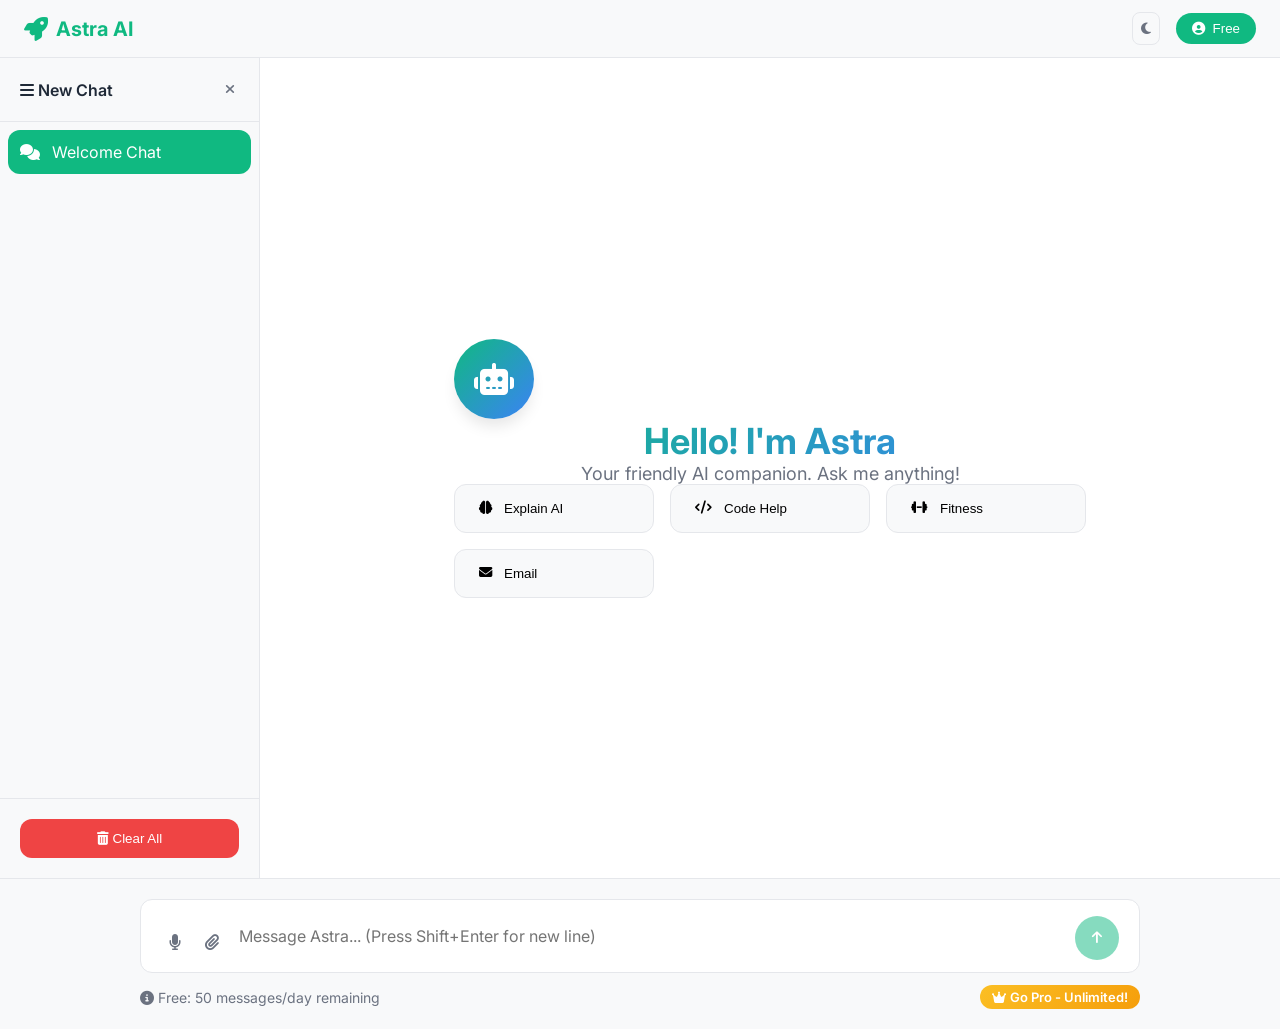
<file: index.html>
<!DOCTYPE html>
<html lang="en">
<head>
    <meta charset="UTF-8">
    <meta name="viewport" content="width=device-width, initial-scale=1.0">
    <title>Astra AI - Your Friendly AI Companion</title>
    <link rel="stylesheet" href="style.css">
    <link href="https://cdnjs.cloudflare.com/ajax/libs/font-awesome/6.4.0/css/all.min.css" rel="stylesheet">
    <link href="https://fonts.googleapis.com/css2?family=Inter:wght@300;400;500;600;700&display=swap" rel="stylesheet">
</head>
<body>
    <!-- Header -->
    <header class="header">
        <div class="header-container">
            <div class="logo">
                <i class="fas fa-rocket"></i>
                <span>Astra AI</span>
            </div>
            <div class="header-actions">
                <button class="theme-toggle" id="themeToggle">
                    <i class="fas fa-moon"></i>
                </button>
                <div class="user-menu">
                    <button class="user-btn" id="userBtn">
                        <i class="fas fa-user-circle"></i>
                        <span>Free</span>
                    </button>
                    <div class="user-dropdown" id="userDropdown">
                        <div class="user-info">
                            <i class="fas fa-user-circle"></i>
                            <span>Free User</span>
                        </div>
                        <a href="#" class="dropdown-item" onclick="upgradePlan()">
                            <i class="fas fa-crown"></i>
                            Upgrade to Pro
                        </a>
                        <a href="privacy.html" class="dropdown-item" target="_blank">
                            <i class="fas fa-shield-alt"></i>
                            Privacy Policy
                        </a>
                        <div class="divider"></div>
                        <button class="dropdown-item logout" onclick="logout()">
                            <i class="fas fa-sign-out-alt"></i>
                            Logout
                        </button>
                    </div>
                </div>
            </div>
        </div>
    </header>

    <!-- Main Chat Container -->
    <main class="chat-container">
        <!-- Sidebar -->
        <aside class="sidebar" id="sidebar">
            <div class="sidebar-header">
                <h3><i class="fas fa-bars"></i> New Chat</h3>
                <button class="close-sidebar" id="closeSidebar">
                    <i class="fas fa-times"></i>
                </button>
            </div>
            <div class="chat-history" id="chatHistory">
                <div class="history-item active" data-chat="welcome">
                    <i class="fas fa-comments"></i>
                    <span>Welcome Chat</span>
                    <button class="delete-chat" onclick="deleteChat(this)">
                        <i class="fas fa-trash"></i>
                    </button>
                </div>
            </div>
            <div class="sidebar-footer">
                <button class="clear-history" onclick="clearAllChats()">
                    <i class="fas fa-trash-alt"></i>
                    Clear All
                </button>
            </div>
        </aside>

        <!-- Chat Area -->
        <section class="chat-area">
            <!-- Welcome Screen -->
            <div class="welcome-screen" id="welcomeScreen">
                <div class="welcome-content">
                    <div class="ai-avatar">
                        <i class="fas fa-robot"></i>
                    </div>
                    <h1>Hello! I'm Astra</h1>
                    <p>Your friendly AI companion. Ask me anything!</p>
                    <div class="quick-actions">
                        <button class="quick-btn" onclick="startQuickChat('Explain quantum computing in simple terms')">
                            <i class="fas fa-brain"></i>
                            Explain AI
                        </button>
                        <button class="quick-btn" onclick="startQuickChat('Write a Python function to sort an array')">
                            <i class="fas fa-code"></i>
                            Code Help
                        </button>
                        <button class="quick-btn" onclick="startQuickChat('Create a workout plan for beginners')">
                            <i class="fas fa-dumbbell"></i>
                            Fitness
                        </button>
                        <button class="quick-btn" onclick="startQuickChat('Write a professional email template')">
                            <i class="fas fa-envelope"></i>
                            Email
                        </button>
                    </div>
                </div>
            </div>

            <!-- Chat Messages -->
            <div class="messages-container" id="messagesContainer" style="display: none;">
                <div class="loading-indicator" id="loadingIndicator" style="display: none;">
                    <div class="typing-dots">
                        <span></span><span></span><span></span>
                    </div>
                    <p>Astra is typing...</p>
                </div>
            </div>
        </section>
    </main>

    <!-- Chat Input -->
    <div class="input-container" id="inputContainer">
        <div class="input-wrapper">
            <div class="input-actions">
                <button class="input-btn" id="voiceBtn" title="Voice Input">
                    <i class="fas fa-microphone"></i>
                </button>
                <button class="input-btn" id="uploadBtn" title="Upload File">
                    <i class="fas fa-paperclip"></i>
                </button>
            </div>
            <div class="textarea-wrapper">
                <textarea 
                    id="messageInput" 
                    placeholder="Message Astra... (Press Shift+Enter for new line)"
                    rows="1"
                ></textarea>
                <button class="send-btn" id="sendBtn">
                    <i class="fas fa-arrow-up"></i>
                </button>
            </div>
        </div>
        <div class="input-info">
            <span class="free-limit" id="freeLimit">
                <i class="fas fa-info-circle"></i>
                Free: 50 messages/day remaining
            </span>
            <span class="pro-badge" onclick="upgradePlan()">
                <i class="fas fa-crown"></i> Go Pro - Unlimited!
            </span>
        </div>
    </div>

    <!-- Upgrade Modal -->
    <div class="modal" id="upgradeModal">
        <div class="modal-content">
            <div class="modal-header">
                <h2>Upgrade to Astra Pro</h2>
                <button class="close-modal" id="closeUpgrade">&times;</button>
            </div>
            <div class="pricing-grid">
                <div class="pricing-card free active">
                    <div class="plan-badge">Current</div>
                    <h3>Free</h3>
                    <div class="price">$0<span>/month</span></div>
                    <ul>
                        <li><i class="fas fa-check"></i>50 messages/day</li>
                        <li><i class="fas fa-check"></i>Basic AI models</li>
                        <li><i class="fas fa-check"></i>Web search</li>
                        <li><i class="fas fa-times"></i>Priority support</li>
                    </ul>
                </div>
                <div class="pricing-card pro">
                    <div class="plan-badge popular">Most Popular</div>
                    <h3>Pro</h3>
                    <div class="price">$19<span>/month</span></div>
                    <ul>
                        <li><i class="fas fa-check"></i>Unlimited messages</li>
                        <li><i class="fas fa-check"></i>Advanced AI models</li>
                        <li><i class="fas fa-check"></i>Priority support</li>
                        <li><i class="fas fa-check"></i>Custom GPTs</li>
                        <li><i class="fas fa-check"></i>Image generation</li>
                    </ul>
                    <button class="upgrade-btn" onclick="purchasePro()">
                        Get Pro Now
                    </button>
                </div>
            </div>
        </div>
    </div>

    <script src="script.js"></script>
</body>
</html>
</file>
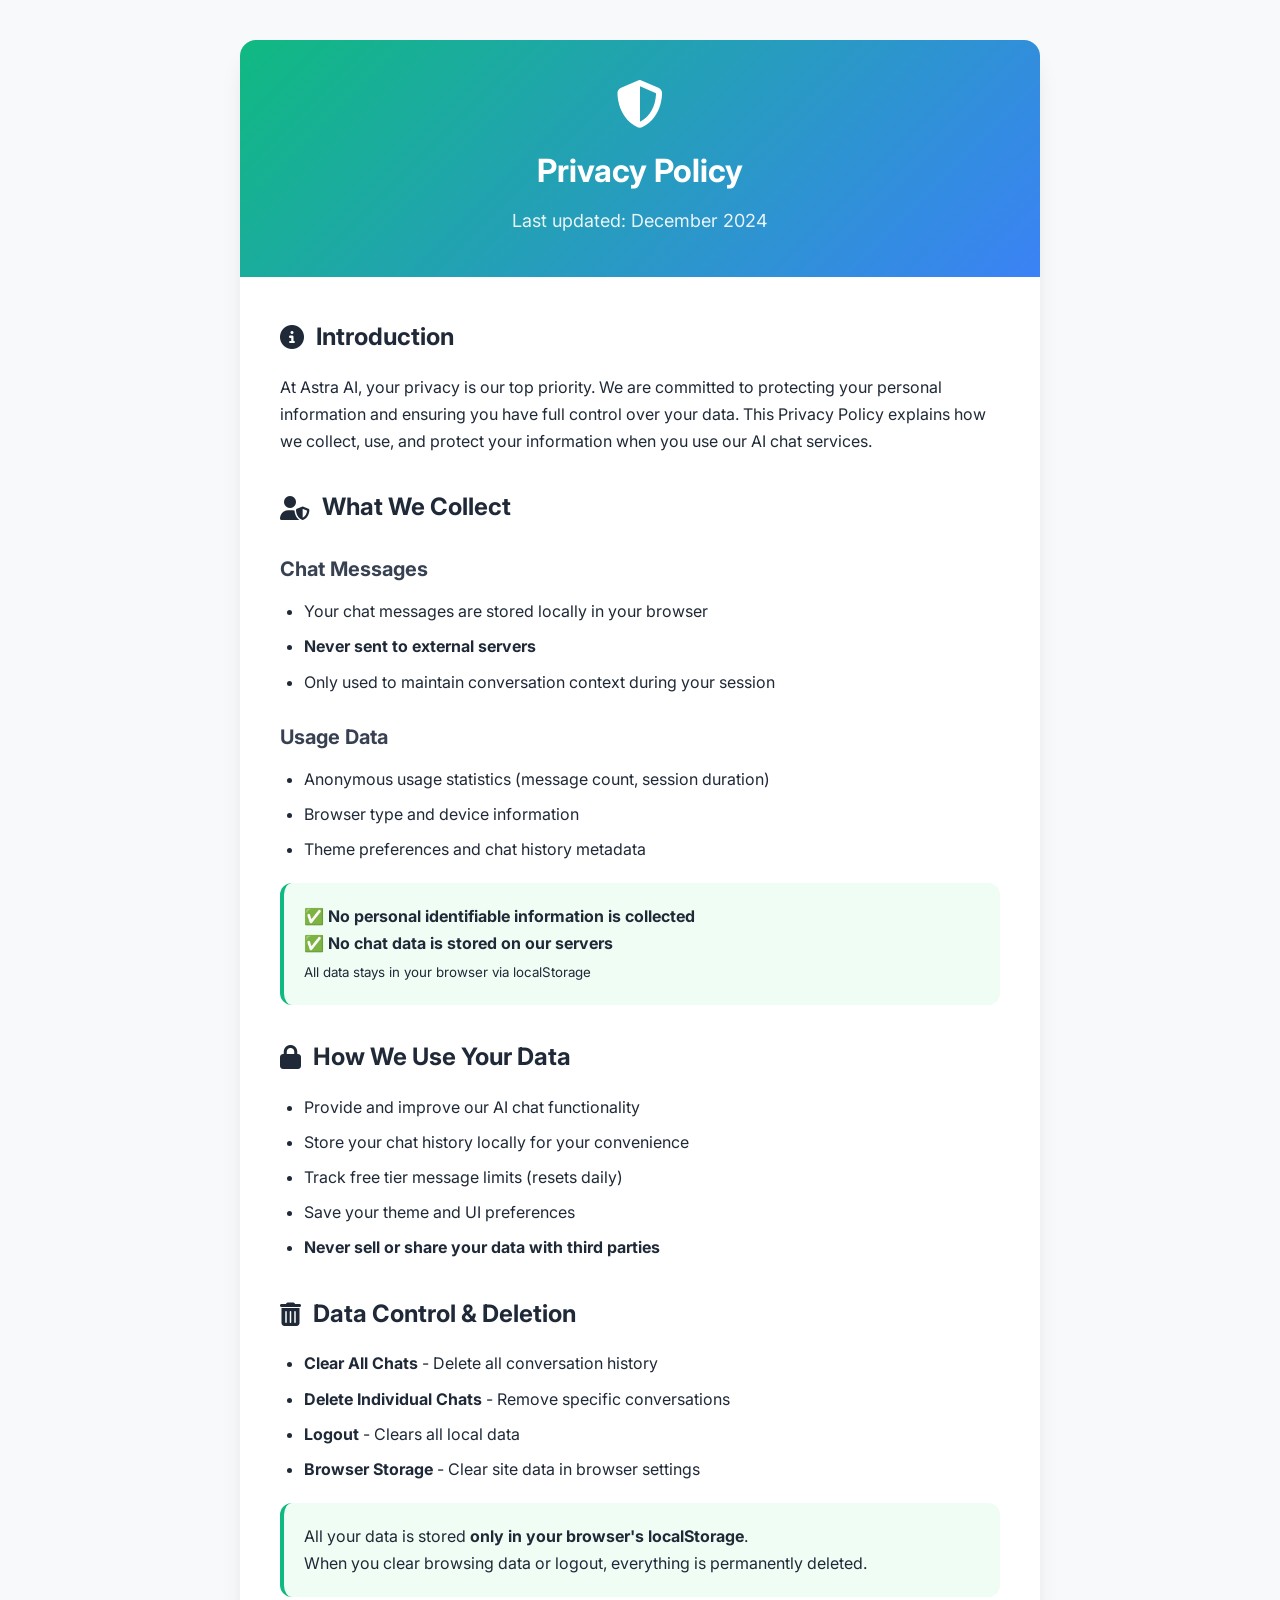
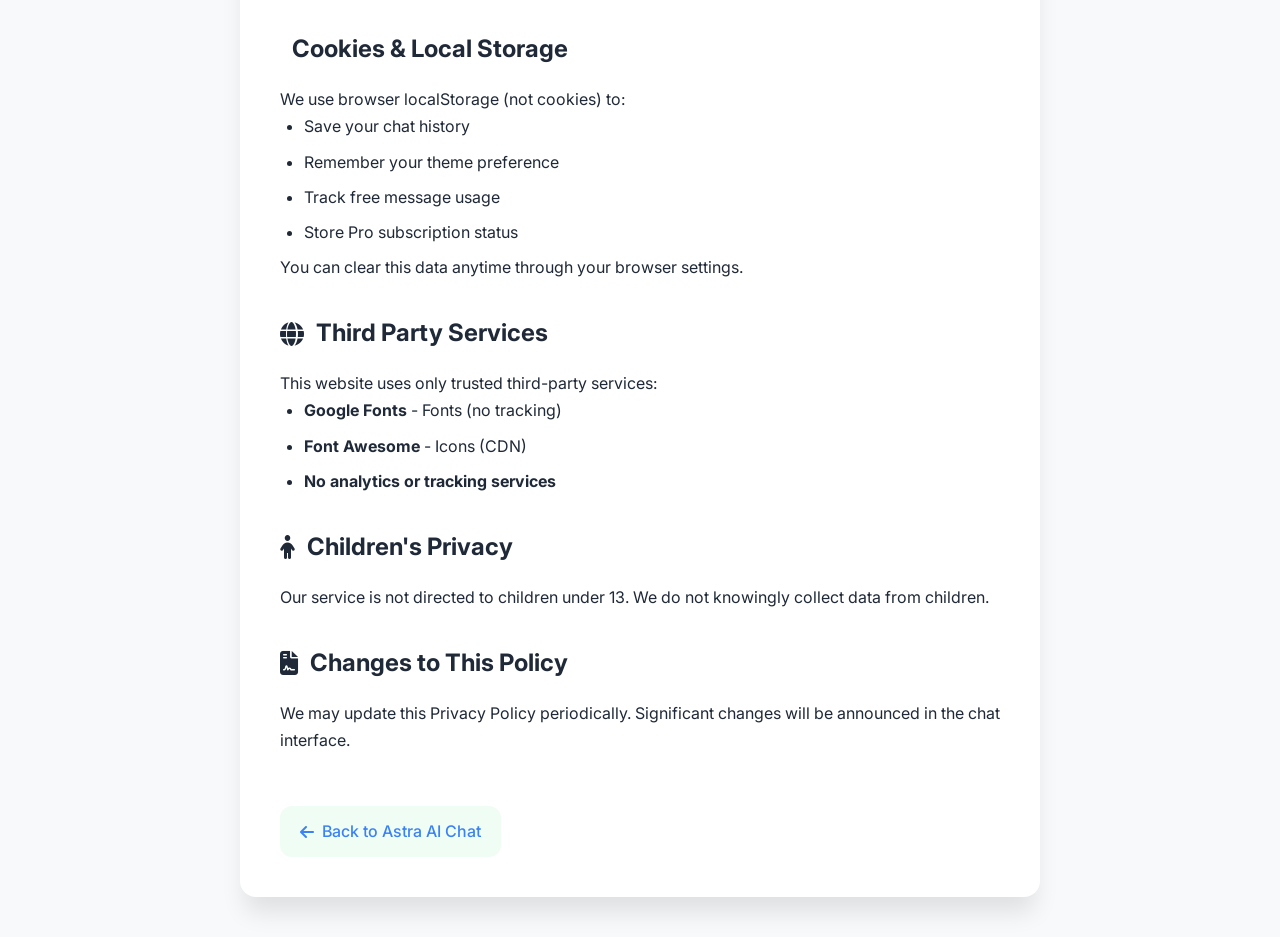
<file: privacy.html>
<!DOCTYPE html>
<html lang="en">
<head>
    <meta charset="UTF-8">
    <meta name="viewport" content="width=device-width, initial-scale=1.0">
    <title>Privacy Policy - Astra AI</title>
    <link href="https://fonts.googleapis.com/css2?family=Inter:wght@300;400;500;600;700&display=swap" rel="stylesheet">
    <link href="https://cdnjs.cloudflare.com/ajax/libs/font-awesome/6.4.0/css/all.min.css" rel="stylesheet">
    <style>
        * {
            margin: 0;
            padding: 0;
            box-sizing: border-box;
        }
        body {
            font-family: 'Inter', sans-serif;
            line-height: 1.7;
            color: #1f2937;
            background: #f8f9fa;
            padding: 40px 20px;
        }
        .container {
            max-width: 800px;
            margin: 0 auto;
            background: white;
            border-radius: 16px;
            box-shadow: 0 20px 25px -5px rgba(0,0,0,0.1);
            overflow: hidden;
        }
        .header {
            background: linear-gradient(135deg, #10b981, #3b82f6);
            color: white;
            padding: 40px;
            text-align: center;
        }
        .header h1 {
            font-size: 32px;
            margin-bottom: 8px;
        }
        .header p {
            opacity: 0.9;
            font-size: 18px;
        }
        .content {
            padding: 40px;
        }
        .section {
            margin-bottom: 32px;
        }
        .section h2 {
            font-size: 24px;
            color: #1f2937;
            margin-bottom: 16px;
            display: flex;
            align-items: center;
            gap: 12px;
        }
        .section h3 {
            font-size: 20px;
            color: #374151;
            margin: 24px 0 12px 0;
        }
        ul {
            padding-left: 24px;
        }
        li {
            margin-bottom: 8px;
        }
        .highlight {
            background: #f0fdf4;
            padding: 20px;
            border-radius: 12px;
            border-left: 4px solid #10b981;
            margin: 20px 0;
        }
        .back-link {
            display: inline-flex;
            align-items: center;
            gap: 8px;
            color: #3b82f6;
            text-decoration: none;
            font-weight: 500;
            margin-top: 20px;
            padding: 12px 20px;
            background: #f0fdf4;
            border-radius: 12px;
            transition: all 0.2s;
        }
        .back-link:hover {
            background: #10b981;
            color: white;
        }
        @media (max-width: 768px) {
            .content {
                padding: 24px;
            }
            .header {
                padding: 24px;
            }
        }
    </style>
</head>
<body>
    <div class="container">
        <div class="header">
            <i class="fas fa-shield-alt" style="font-size: 48px; margin-bottom: 16px;"></i>
            <h1>Privacy Policy</h1>
            <p>Last updated: December 2024</p>
        </div>
        
        <div class="content">
            <div class="section">
                <h2><i class="fas fa-info-circle"></i> Introduction</h2>
                <p>At Astra AI, your privacy is our top priority. We are committed to protecting your personal information and ensuring you have full control over your data. This Privacy Policy explains how we collect, use, and protect your information when you use our AI chat services.</p>
            </div>

            <div class="section">
                <h2><i class="fas fa-user-shield"></i> What We Collect</h2>
                <h3>Chat Messages</h3>
                <ul>
                    <li>Your chat messages are stored locally in your browser</li>
                    <li><strong>Never sent to external servers</strong></li>
                    <li>Only used to maintain conversation context during your session</li>
                </ul>

                <h3>Usage Data</h3>
                <ul>
                    <li>Anonymous usage statistics (message count, session duration)</li>
                    <li>Browser type and device information</li>
                    <li>Theme preferences and chat history metadata</li>
                </ul>

                <div class="highlight">
                    <strong>✅ No personal identifiable information is collected</strong><br>
                    <strong>✅ No chat data is stored on our servers</strong><br>
                    <small>All data stays in your browser via localStorage</small>
                </div>
            </div>

            <div class="section">
                <h2><i class="fas fa-lock"></i> How We Use Your Data</h2>
                <ul>
                    <li>Provide and improve our AI chat functionality</li>
                    <li>Store your chat history locally for your convenience</li>
                    <li>Track free tier message limits (resets daily)</li>
                    <li>Save your theme and UI preferences</li>
                    <li><strong>Never sell or share your data with third parties</strong></li>
                </ul>
            </div>

            <div class="section">
                <h2><i class="fas fa-trash-alt"></i> Data Control & Deletion</h2>
                <ul>
                    <li><strong>Clear All Chats</strong> - Delete all conversation history</li>
                    <li><strong>Delete Individual Chats</strong> - Remove specific conversations</li>
                    <li><strong>Logout</strong> - Clears all local data</li>
                    <li><strong>Browser Storage</strong> - Clear site data in browser settings</li>
                </ul>
                
                <div class="highlight">
                    All your data is stored <strong>only in your browser's localStorage</strong>.<br>
                    When you clear browsing data or logout, everything is permanently deleted.
                </div>
            </div>

            <div class="section">
                <h2><i class="fas fa-cookies"></i> Cookies & Local Storage</h2>
                <p>We use browser localStorage (not cookies) to:</p>
                <ul>
                    <li>Save your chat history</li>
                    <li>Remember your theme preference</li>
                    <li>Track free message usage</li>
                    <li>Store Pro subscription status</li>
                </ul>
                <p>You can clear this data anytime through your browser settings.</p>
            </div>

            <div class="section">
                <h2><i class="fas fa-globe"></i> Third Party Services</h2>
                <p>This website uses only trusted third-party services:</p>
                <ul>
                    <li><strong>Google Fonts</strong> - Fonts (no tracking)</li>
                    <li><strong>Font Awesome</strong> - Icons (CDN)</li>
                    <li><strong>No analytics or tracking services</strong></li>
                </ul>
            </div>

            <div class="section">
                <h2><i class="fas fa-child"></i> Children's Privacy</h2>
                <p>Our service is not directed to children under 13. We do not knowingly collect data from children.</p>
            </div>

            <div class="section">
                <h2><i class="fas fa-file-contract"></i> Changes to This Policy</h2>
                <p>We may update this Privacy Policy periodically. Significant changes will be announced in the chat interface.</p>
            </div>

            <a href="index.html" class="back-link">
                <i class="fas fa-arrow-left"></i>
                Back to Astra AI Chat
            </a>
        </div>
    </div>
</body>
</html>
</file>
<file: style.css>
* {
    margin: 0;
    padding: 0;
    box-sizing: border-box;
}

:root {
    --bg-primary: #ffffff;
    --bg-secondary: #f8f9fa;
    --bg-tertiary: #f1f3f4;
    --text-primary: #1f2937;
    --text-secondary: #6b7280;
    --accent-primary: #10b981;
    --accent-secondary: #3b82f6;
    --border-color: #e5e7eb;
    --shadow: 0 10px 15px -3px rgba(0, 0,0, 0.1);
    --radius: 12px;
}

[data-theme="dark"] {
    --bg-primary: #0f0f23;
    --bg-secondary: #1a1a2e;
    --bg-tertiary: #16213e;
    --text-primary: #f8fafc;
    --text-secondary: #94a3b8;
    --border-color: #334155;
    --shadow: 0 10px 15px -3px rgba(0, 0,0, 0.3);
}

body {
    font-family: 'Inter', -apple-system, BlinkMacSystemFont, sans-serif;
    background: var(--bg-primary);
    color: var(--text-primary);
    height: 100vh;
    overflow: hidden;
    transition: all 0.3s ease;
}

/* Header */
.header {
    background: var(--bg-secondary);
    border-bottom: 1px solid var(--border-color);
    padding: 12px 24px;
    position: sticky;
    top: 0;
    z-index: 100;
}

.header-container {
    max-width: 1400px;
    margin: 0 auto;
    display: flex;
    justify-content: space-between;
    align-items: center;
}

.logo {
    display: flex;
    align-items: center;
    gap: 8px;
    font-size: 20px;
    font-weight: 700;
    color: var(--accent-primary);
}

.logo i {
    font-size: 24px;
}

.header-actions {
    display: flex;
    align-items: center;
    gap: 16px;
}

.theme-toggle {
    background: none;
    border: 1px solid var(--border-color);
    border-radius: 8px;
    padding: 8px;
    cursor: pointer;
    color: var(--text-secondary);
    transition: all 0.2s;
}

.theme-toggle:hover {
    background: var(--accent-secondary);
    color: white;
    border-color: var(--accent-secondary);
}

.user-menu {
    position: relative;
}

.user-btn {
    display: flex;
    align-items: center;
    gap: 8px;
    background: var(--accent-primary);
    color: white;
    border: none;
    padding: 8px 16px;
    border-radius: 20px;
    font-weight: 500;
    cursor: pointer;
    transition: all 0.2s;
}

.user-btn:hover {
    background: #059669;
}

.user-dropdown {
    position: absolute;
    top: 100%;
    right: 0;
    background: var(--bg-primary);
    border: 1px solid var(--border-color);
    border-radius: var(--radius);
    min-width: 200px;
    box-shadow: var(--shadow);
    opacity: 0;
    visibility: hidden;
    transform: translateY(-10px);
    transition: all 0.2s;
    z-index: 1000;
}

.user-dropdown.show {
    opacity: 1;
    visibility: visible;
    transform: translateY(0);
}

.user-info {
    padding: 16px;
    display: flex;
    align-items: center;
    gap: 12px;
    border-bottom: 1px solid var(--border-color);
    font-weight: 500;
}

.dropdown-item {
    display: flex;
    align-items: center;
    gap: 12px;
    padding: 12px 16px;
    color: var(--text-primary);
    text-decoration: none;
    border: none;
    background: none;
    width: 100%;
    text-align: left;
    cursor: pointer;
    transition: background 0.2s;
}

.dropdown-item:hover {
    background: var(--bg-secondary);
}

.divider {
    height: 1px;
    background: var(--border-color);
    margin: 0 16px;
}

.logout {
    color: #ef4444 !important;
}

.logout:hover {
    background: #fef2f2 !important;
}

/* Main Layout */
.chat-container {
    display: flex;
    height: calc(100vh - 80px);
    overflow: hidden;
}

/* Sidebar */
.sidebar {
    width: 260px;
    background: var(--bg-secondary);
    border-right: 1px solid var(--border-color);
    display: flex;
    flex-direction: column;
    transition: transform 0.3s ease;
}

.sidebar.collapsed {
    transform: translateX(-100%);
}

.sidebar-header {
    padding: 20px;
    display: flex;
    justify-content: space-between;
    align-items: center;
    border-bottom: 1px solid var(--border-color);
}

.sidebar-header h3 {
    font-size: 16px;
    font-weight: 600;
}

.close-sidebar {
    background: none;
    border: none;
    color: var(--text-secondary);
    cursor: pointer;
    padding: 4px;
    border-radius: 4px;
}

.close-sidebar:hover {
    background: var(--bg-tertiary);
}

.chat-history {
    flex: 1;
    overflow-y: auto;
    padding: 8px;
}

.history-item {
    display: flex;
    align-items: center;
    gap: 12px;
    padding: 12px;
    border-radius: var(--radius);
    cursor: pointer;
    transition: all 0.2s;
    position: relative;
}

.history-item:hover {
    background: var(--bg-tertiary);
}

.history-item.active {
    background: var(--accent-primary);
    color: white;
}

.history-item.active .delete-chat {
    color: rgba(255,255,255,0.7);
}

.delete-chat {
    margin-left: auto;
    background: none;
    border: none;
    color: var(--text-secondary);
    opacity: 0;
    transition: opacity 0.2s;
}

.history-item:hover .delete-chat {
    opacity: 1;
}

.sidebar-footer {
    padding: 20px;
    border-top: 1px solid var(--border-color);
}

.clear-history {
    width: 100%;
    padding: 12px;
    background: #ef4444;
    color: white;
    border: none;
    border-radius: var(--radius);
    cursor: pointer;
    font-weight: 500;
    transition: all 0.2s;
}

.clear-history:hover {
    background: #dc2626;
}

/* Chat Area */
.chat-area {
    flex: 1;
    display: flex;
    flex-direction: column;
    position: relative;
}

.welcome-screen {
    flex: 1;
    display: flex;
    flex-direction: column;
    justify-content: center;
    align-items: center;
    text-align: center;
    padding: 40px 20px;
    gap: 24px;
}

.ai-avatar {
    width: 80px;
    height: 80px;
    background: linear-gradient(135deg, var(--accent-primary), var(--accent-secondary));
    border-radius: 50%;
    display: flex;
    align-items: center;
    justify-content: center;
    color: white;
    font-size: 32px;
    box-shadow: var(--shadow);
}

.welcome-screen h1 {
    font-size: 36px;
    font-weight: 700;
    background: linear-gradient(135deg, var(--accent-primary), var(--accent-secondary));
    -webkit-background-clip: text;
    -webkit-text-fill-color: transparent;
    background-clip: text;
}

.welcome-screen p {
    color: var(--text-secondary);
    font-size: 18px;
}

.quick-actions {
    display: grid;
    grid-template-columns: repeat(auto-fit, minmax(200px, 1fr));
    gap: 16px;
    max-width: 800px;
    width: 100%;
}

.quick-btn {
    padding: 16px 24px;
    background: var(--bg-secondary);
    border: 1px solid var(--border-color);
    border-radius: var(--radius);
    cursor: pointer;
    transition: all 0.2s;
    font-weight: 500;
    display: flex;
    align-items: center;
    gap: 12px;
}

.quick-btn:hover {
    background: var(--accent-primary);
    color: white;
    border-color: var(--accent-primary);
    transform: translateY(-2px);
    box-shadow: var(--shadow);
}

/* Messages */
.messages-container {
    flex: 1;
    overflow-y: auto;
    padding: 20px;
    display: flex;
    flex-direction: column;
    gap: 20px;
}

.message {
    display: flex;
    gap: 16px;
    animation: slideIn 0.3s ease;
}

@keyframes slideIn {
    from {
        opacity: 0;
        transform: translateY(20px);
    }
    to {
        opacity: 1;
        transform: translateY(0);
    }
}

.message.user {
    flex-direction: row-reverse;
}

.avatar {
    width: 40px;
    height: 40px;
    border-radius: 50%;
    display: flex;
    align-items: center;
    justify-content: center;
    font-size: 18px;
    flex-shrink: 0;
}

.avatar.user {
    background: var(--accent-primary);
    color: white;
}

.avatar.ai {
    background: var(--accent-secondary);
    color: white;
}

.message-content {
    max-width: 70%;
    padding: 16px 20px;
    border-radius: var(--radius);
    line-height: 1.6;
}

.message.user .message-content {
    background: var(--accent-primary);
    color: white;
    border-bottom-right-radius: 4px;
}

.message.ai .message-content {
    background: var(--bg-secondary);
    color: var(--text-primary);
    border-bottom-left-radius: 4px;
}

.loading-indicator {
    display: flex;
    flex-direction: column;
    align-items: center;
    padding: 20px;
    color: var(--text-secondary);
}

.typing-dots {
    display: flex;
    gap: 4px;
    margin-bottom: 8px;
}

.typing-dots span {
    width: 8px;
    height: 8px;
    background: var(--text-secondary);
    border-radius: 50%;
    animation: typing 1.4s infinite;
}

.typing-dots span:nth-child(2) { animation-delay: 0.2s; }
.typing-dots span:nth-child(3) { animation-delay: 0.4s; }

@keyframes typing {
    0%, 60%, 100% { transform: scale(1); }
    30% { transform: scale(1.2); }
}

/* Input Container */
.input-container {
    padding: 20px;
    background: var(--bg-secondary);
    border-top: 1px solid var(--border-color);
}

.input-wrapper {
    max-width: 1000px;
    margin: 0 auto;
    background: var(--bg-primary);
    border-radius: var(--radius);
    padding: 12px 20px;
    border: 1px solid var(--border-color);
    display: flex;
    align-items: flex-end;
    gap: 12px;
}

.input-actions {
    display: flex;
    gap: 8px;
}

.input-btn {
    background: none;
    border: none;
    color: var(--text-secondary);
    padding: 8px;
    border-radius: 8px;
    cursor: pointer;
    transition: all 0.2s;
    font-size: 16px;
}

.input-btn:hover {
    background: var(--bg-tertiary);
}

.textarea-wrapper {
    flex: 1;
    position: relative;
    display: flex;
    align-items: end;
    gap: 12px;
}

#messageInput {
    flex: 1;
    border: none;
    outline: none;
    resize: none;
    font-family: inherit;
    font-size: 16px;
    line-height: 1.5;
    max-height: 120px;
    padding: 12px 0;
}

.send-btn {
    background: var(--accent-primary);
    color: white;
    border: none;
    width: 44px;
    height: 44px;
    border-radius: 50%;
    cursor: pointer;
    display: flex;
    align-items: center;
    justify-content: center;
    transition: all 0.2s;
    opacity: 0.5;
}

.send-btn.enabled {
    opacity: 1;
}

.send-btn:hover:not(:disabled) {
    background: #059669;
    transform: scale(1.05);
}

.input-info {
    max-width: 1000px;
    margin: 12px auto 0;
    display: flex;
    justify-content: space-between;
    align-items: center;
    font-size: 14px;
    color: var(--text-secondary);
}

.free-limit {
    cursor: pointer;
}

.pro-badge {
    background: linear-gradient(135deg, #fbbf24, #f59e0b);
    color: white;
    padding: 4px 12px;
    border-radius: 20px;
    font-size: 13px;
    font-weight: 600;
    cursor: pointer;
    transition: all 0.2s;
}

.pro-badge:hover {
    transform: scale(1.05);
}

/* Modal */
.modal {
    position: fixed;
    top: 0;
    left: 0;
    right: 0;
    bottom: 0;
    background: rgba(0,0,0,0.5);
    display: none;
    align-items: center;
    justify-content: center;
    z-index: 2000;
}

.modal.show {
    display: flex;
}

.modal-content {
    background: var(--bg-primary);
    border-radius: var(--radius);
    max-width: 600px;
    width: 90%;
    max-height: 90vh;
    overflow-y: auto;
}

.modal-header {
    padding: 24px 24px 0;
    display: flex;
    justify-content: space-between;
    align-items: center;
}

.close-modal {
    background: none;
    border: none;
    font-size: 24px;
    cursor: pointer;
    color: var(--text-secondary);
    padding: 4px;
    border-radius: 4px;
}

.close-modal:hover {
    background: var(--bg-secondary);
}

.pricing-grid {
    display: grid;
    grid-template-columns: 1fr 1fr;
    gap: 24px;
    padding: 24px;
}

.pricing-card {
    background: var(--bg-secondary);
    border-radius: var(--radius);
    padding: 32px 24px;
    position: relative;
    transition: all 0.3s;
    border: 2px solid transparent;
}

.pricing-card.pro {
    border-color: var(--accent-primary);
    transform: scale(1.05);
}

.plan-badge {
    position: absolute;
    top: 16px;
    right: 16px;
    background: var(--accent-primary);
    color: white;
    padding: 4px 12px;
    border-radius: 20px;
    font-size: 12px;
    font-weight: 600;
}

.plan-badge.popular {
    background: linear-gradient(135deg, #fbbf24, #f59e0b);
}

.pricing-card h3 {
    font-size: 24px;
    margin-bottom: 8px;
}

.price {
    font-size: 36px;
    font-weight: 700;
    color: var(--accent-primary);
    margin-bottom: 24px;
}

.price span {
    font-size: 16px;
    font-weight: 400;
}

.pricing-card ul {
    list-style: none;
    margin-bottom: 24px;
}

.pricing-card li {
    display: flex;
    align-items: center;
    gap: 12px;
    padding: 8px 0;
    font-size: 15px;
}

.pricing-card li i {
    width: 20px;
    color: var(--accent-primary);
}

.pricing-card.free li:last-child i,
.pricing-card.free .upgrade-btn {
    color: #ef4444;
}

.upgrade-btn {
    width: 100%;
    padding: 16px;
    background: var(--accent-primary);
    color: white;
    border: none;
    border-radius: var(--radius);
    font-weight: 600;
    font-size: 16px;
    cursor: pointer;
    transition: all 0.2s;
}

.upgrade-btn:hover {
    background: #059669;
    transform: translateY(-2px);
}

/* Responsive */
@media (max-width: 768px) {
    .sidebar {
        position: fixed;
        z-index: 1000;
        transform: translateX(-100%);
    }
    
    .sidebar.mobile-open {
        transform: translateX(0);
    }
    
    .pricing-grid {
        grid-template-columns: 1fr;
        gap: 16px;
    }
    
    .chat-area {
        padding-right: 0;
    }
    
    .quick-actions {
        grid-template-columns: 1fr;
    }
}

@media (max-width: 480px) {
    .header-container,
    .input-wrapper,
    .input-info {
        padding-left: 16px;
        padding-right: 16px;
    }
}
</file>
